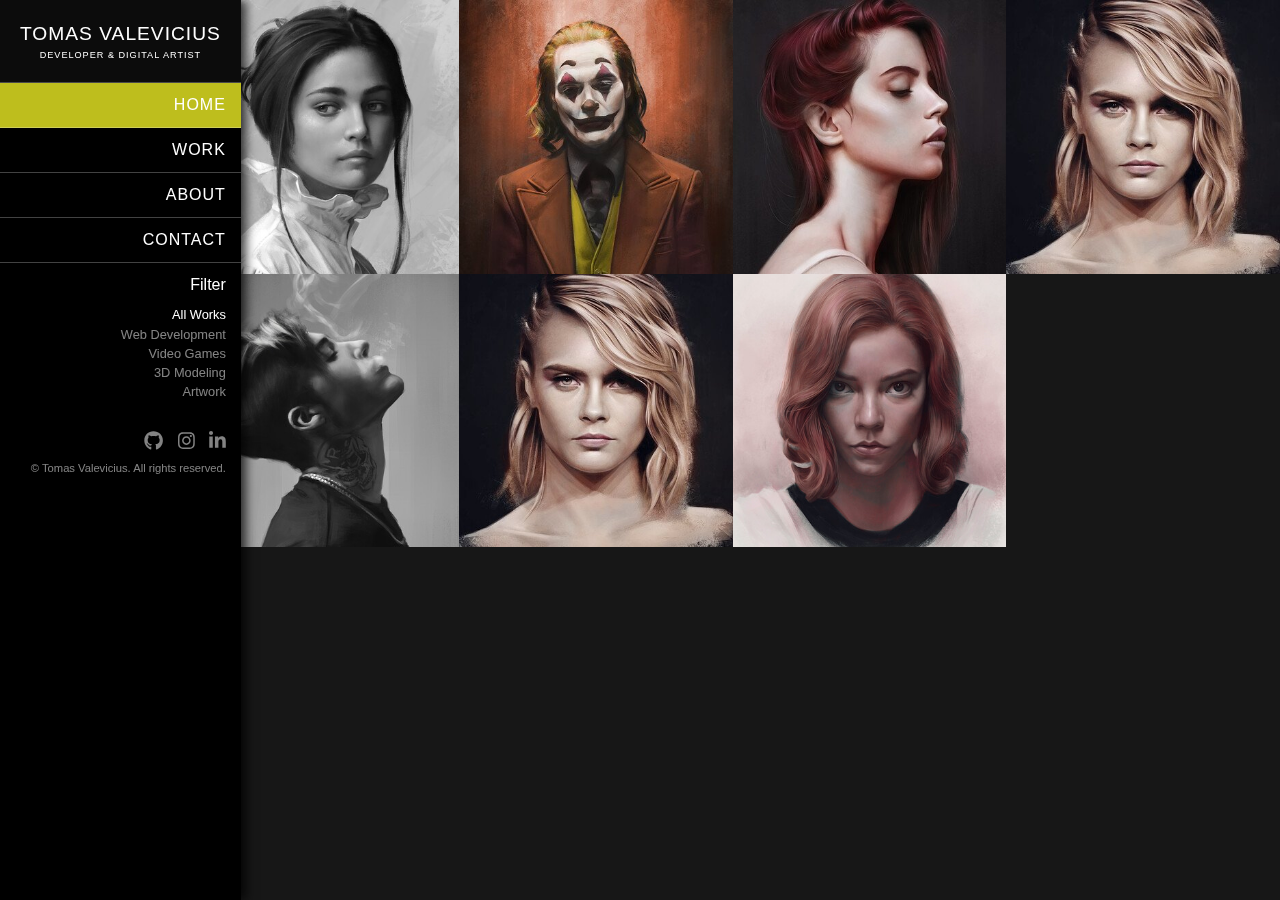
<file: index.html>
<!DOCTYPE html>
<!--[if lt IE 7]>      <html class="no-js lt-ie9 lt-ie8 lt-ie7"> <![endif]-->
<!--[if IE 7]>         <html class="no-js lt-ie9 lt-ie8"> <![endif]-->
<!--[if IE 8]>         <html class="no-js lt-ie9"> <![endif]-->
<!--[if gt IE 8]>      <html class="no-js"> <!--<![endif]-->
<html lang="en">
    <head>
        <meta charset="UTF-8">
        <meta http-equiv="X-UA-Compatible" content="IE=edge">
        <meta name="description" content="">
        <meta name="viewport" content="width=device-width, initial-scale=1.0">
        <link rel="stylesheet" href="styles.css">
        <link rel="stylesheet" href="media-queries.css">
        <script src="all.js"></script>
        <script src="https://ajax.googleapis.com/ajax/libs/jquery/3.5.1/jquery.min.js"></script>
        <title>Document</title>
    </head>
    <body>
        <!--[if lt IE 7]>
            <p class="browsehappy">You are using an <strong>outdated</strong> browser. Please <a href="#">upgrade your browser</a> to improve your experience.</p>
        <![endif]-->

        <div class="navigation">
            <div class="branding">
                <h3><a href="index.html">Tomas Valevicius</a></h3>
                <h5><a href="index.html">Developer & Digital Artist</a></h5>
            </div>
            <div id="nav-icon">
                <span></span>
                <span></span>
                <span></span>
            </div>
            <nav>
                <a id="nav-selected" href="index.html">Home</a>
                <a href="work.html">Work</a>
                <a href="about.html">About</a>
                <a href="contact.html">Contact</a>
            </nav>
            <div class="filter">
                <p>Filter</p>
                <ul>
                    <li id="filter-selected">All Works</li>
                    <li>Web Development</li>
                    <li>Video Games</li>
                    <li>3D Modeling</li>
                    <li>Artwork</li>
                </ul>
            </div>
            <ul class="links">
                <li><a href="https://github.com/tomasvc" target="_blank"><i class="fab fa-github"></i></a></li>
                <li><a href="https://instagram.com/_bluenite_" target="_blank"><i class="fab fa-instagram"></i></a></li>
                <li><a href="https://www.linkedin.com/in/tomas-valevicius-2049a31b6/" target="_blank"><i class="fab fa-linkedin-in"></i></a></li>
            </ul>
            <p class="copyright">&#169 Tomas Valevicius. All rights reserved.</p>
        </div>
        <div id="container">
        </div>

        <script src="projects.js"></script>
        <script>
            init();

            $(document).ready(function(){
	            $('#nav-icon').click(function(){
                    $(this).toggleClass('open');
                    $('nav, .filter, .links, .copyright').css('display', 'block');
	            });
            });
        </script>
    </body>
</html>
</file>
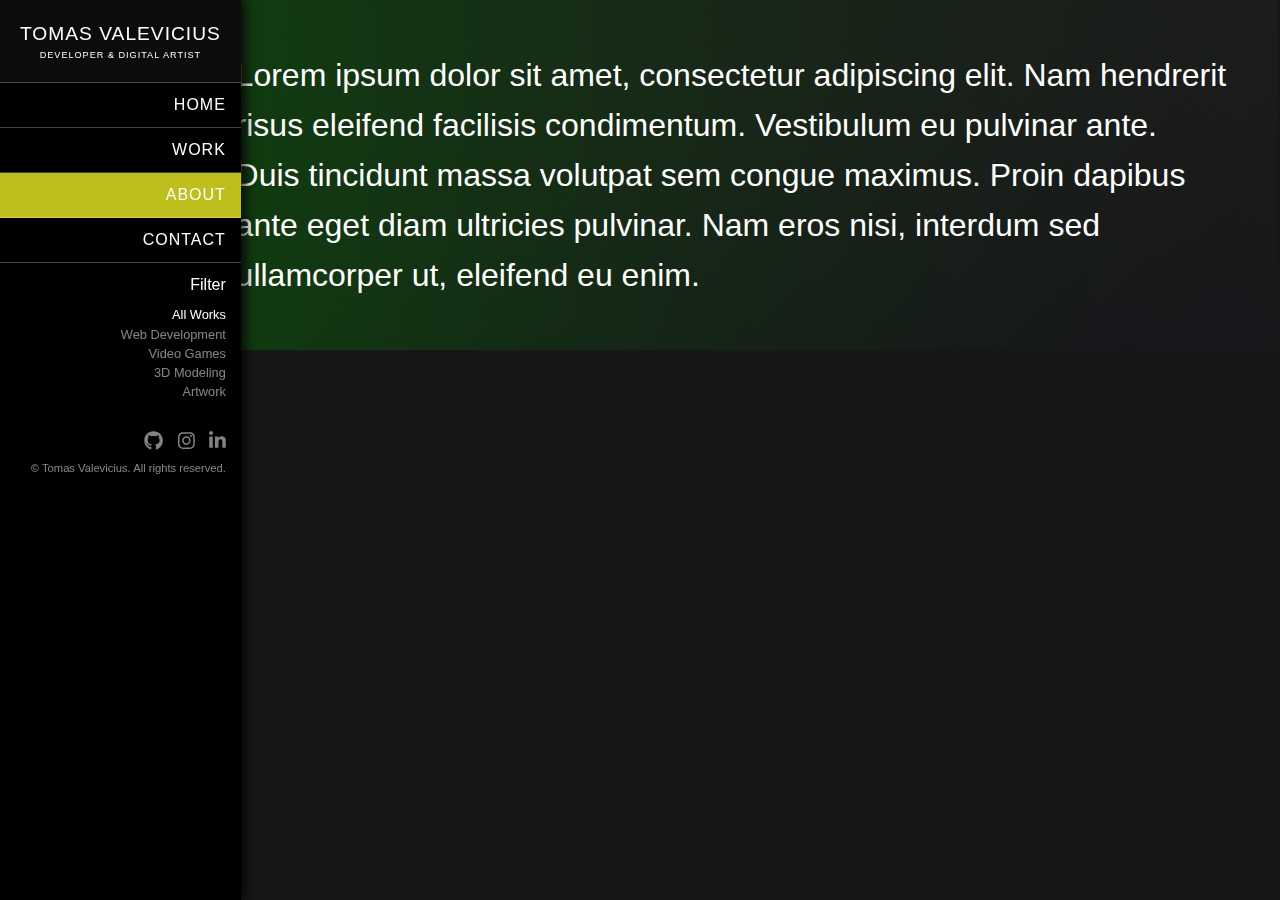
<file: about.html>
<!DOCTYPE html>
<!--[if lt IE 7]>      <html class="no-js lt-ie9 lt-ie8 lt-ie7"> <![endif]-->
<!--[if IE 7]>         <html class="no-js lt-ie9 lt-ie8"> <![endif]-->
<!--[if IE 8]>         <html class="no-js lt-ie9"> <![endif]-->
<!--[if gt IE 8]>      <html class="no-js"> <!--<![endif]-->
<html lang="en">
    <head>
        <meta charset="utf-8">
        <meta http-equiv="X-UA-Compatible" content="IE=edge">
        <title></title>
        <meta name="description" content="">
        <meta name="viewport" content="width=device-width, initial-scale=1">
        <link rel="stylesheet" href="styles.css">
        <link rel="stylesheet" href="media-queries.css">
        <script src="all.js"></script>
    </head>
    <body>
        <!--[if lt IE 7]>
            <p class="browsehappy">You are using an <strong>outdated</strong> browser. Please <a href="#">upgrade your browser</a> to improve your experience.</p>
        <![endif]-->

        <div class="navigation">
            <div class="branding">
                <h3><a href="index.html">Tomas Valevicius</a></h3>
                <h5><a href="index.html">Developer & Digital Artist</a></h5>
            </div>
            <nav>
                <a href="index.html">Home</a>
                <a href="work.html">Work</a>
                <a id="nav-selected" href="about.html">About</a>
                <a href="contact.html">Contact</a>
            </nav>
            <div class="filter">
                <p>Filter</p>
                <ul>
                    <li id="filter-selected">All Works</li>
                    <li>Web Development</li>
                    <li>Video Games</li>
                    <li>3D Modeling</li>
                    <li>Artwork</li>
                </ul>
            </div>
            <ul class="links">
                <li><a href="https://github.com/tomasvc" target="_blank"><i class="fab fa-github"></i></a></li>
                <li><a href="https://instagram.com/_bluenite_" target="_blank"><i class="fab fa-instagram"></i></a></li>
                <li><a href="https://www.linkedin.com/in/tomas-valevicius-2049a31b6/" target="_blank"><i class="fab fa-linkedin-in"></i></a></li>
            </ul>
            <p class="copyright">&#169 Tomas Valevicius. All rights reserved.</p>
        </div>
        <div id="content">
            <p>Lorem ipsum dolor sit amet, consectetur adipiscing elit. Nam hendrerit risus eleifend facilisis condimentum. Vestibulum eu pulvinar ante. Duis tincidunt massa volutpat sem congue maximus. Proin dapibus ante eget diam ultricies pulvinar. Nam eros nisi, interdum sed ullamcorper ut, eleifend eu enim. </p>
        </div>
        <script src="" async defer></script>
    </body>
</html>
</file>
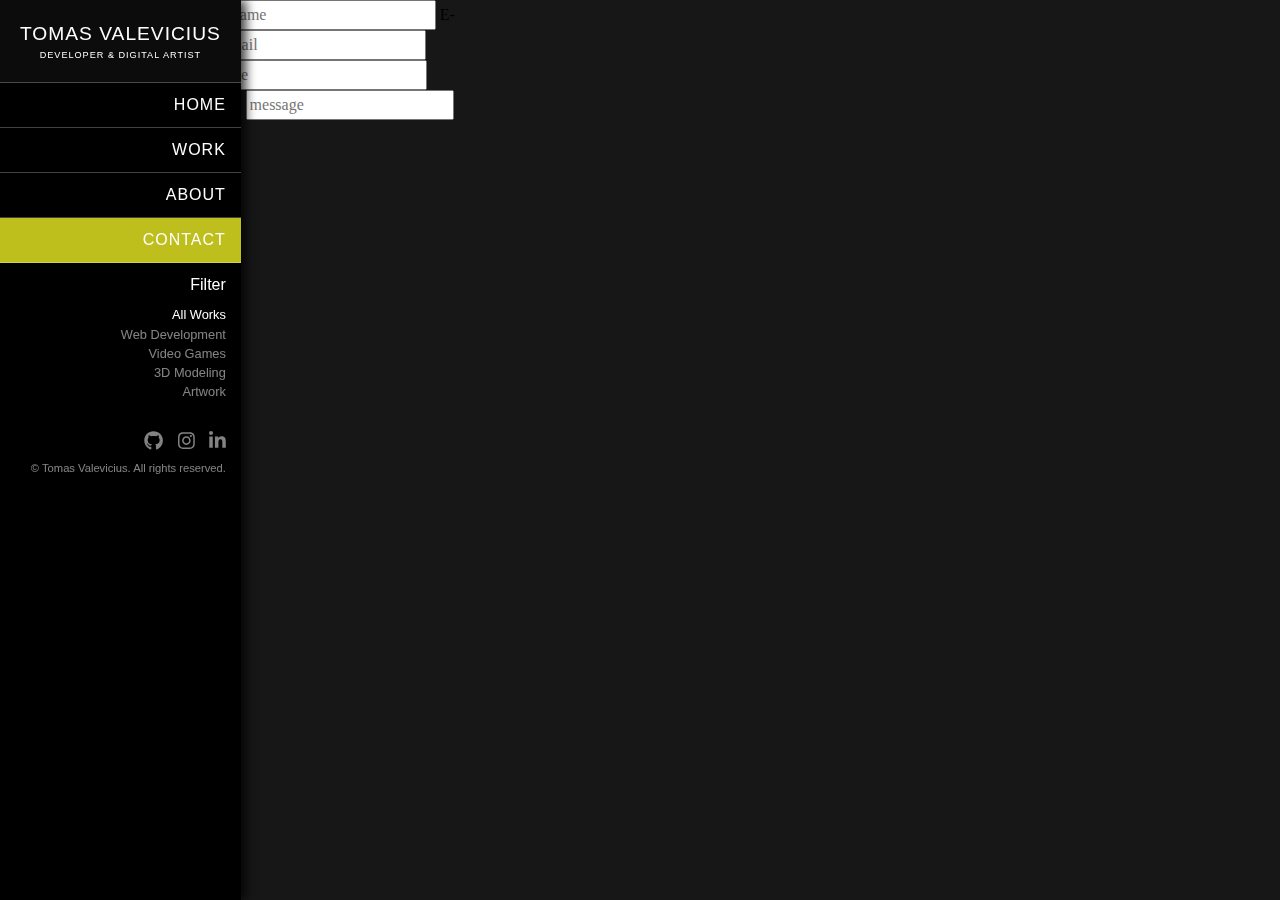
<file: contact.html>
<!DOCTYPE html>
<!--[if lt IE 7]>      <html class="no-js lt-ie9 lt-ie8 lt-ie7"> <![endif]-->
<!--[if IE 7]>         <html class="no-js lt-ie9 lt-ie8"> <![endif]-->
<!--[if IE 8]>         <html class="no-js lt-ie9"> <![endif]-->
<!--[if gt IE 8]>      <html class="no-js"> <!--<![endif]-->
<html lang="en">
    <head>
        <meta charset="utf-8">
        <meta http-equiv="X-UA-Compatible" content="IE=edge">
        <title></title>
        <meta name="description" content="">
        <meta name="viewport" content="width=device-width, initial-scale=1">
        <link rel="stylesheet" href="styles.css">
        <link rel="stylesheet" href="media-queries.css">
        <script src="all.js"></script>
    </head>
    <body>
        <!--[if lt IE 7]>
            <p class="browsehappy">You are using an <strong>outdated</strong> browser. Please <a href="#">upgrade your browser</a> to improve your experience.</p>
        <![endif]-->
        
        <div class="navigation">
            <div class="branding">
                <h3><a href="index.html">Tomas Valevicius</a></h3>
                <h5><a href="index.html">Developer & Digital Artist</a></h5>
            </div>
            <nav>
                <a href="index.html">Home</a>
                <a href="work.html">Work</a>
                <a href="about.html">About</a>
                <a id="nav-selected" href="contact.html">Contact</a>
            </nav>
            <div class="filter">
                <p>Filter</p>
                <ul>
                    <li id="filter-selected">All Works</li>
                    <li>Web Development</li>
                    <li>Video Games</li>
                    <li>3D Modeling</li>
                    <li>Artwork</li>
                </ul>
            </div>
            <ul class="links">
                <li><a href="https://github.com/tomasvc" target="_blank"><i class="fab fa-github"></i></a></li>
                <li><a href="https://instagram.com/_bluenite_" target="_blank"><i class="fab fa-instagram"></i></a></li>
                <li><a href="https://www.linkedin.com/in/tomas-valevicius-2049a31b6/" target="_blank"><i class="fab fa-linkedin-in"></i></a></li>
            </ul>
            <p class="copyright">&#169 Tomas Valevicius. All rights reserved.</p>
        </div>
        <div id="container">
            <form action="contact.php" method="post">
                <label for="name">Name</label>
                <input type="text" id="name" name="user_name" placeholder="name" required>
                <label for="email">E-mail</label>
                <input type="email" id="email" name="user_email" placeholder="email" required>
                <label for="title">Title</label>
                <input type="title" id="title" name="email_title" placeholder="title" required>
                <label for="message">Message</label>
                <input type="message" id="message" name="user_message" placeholder="message" required>
                <button type="submit">Send</button>
            </form>
        </div>
        <script src="" async defer></script>
    </body>
</html>
</file>
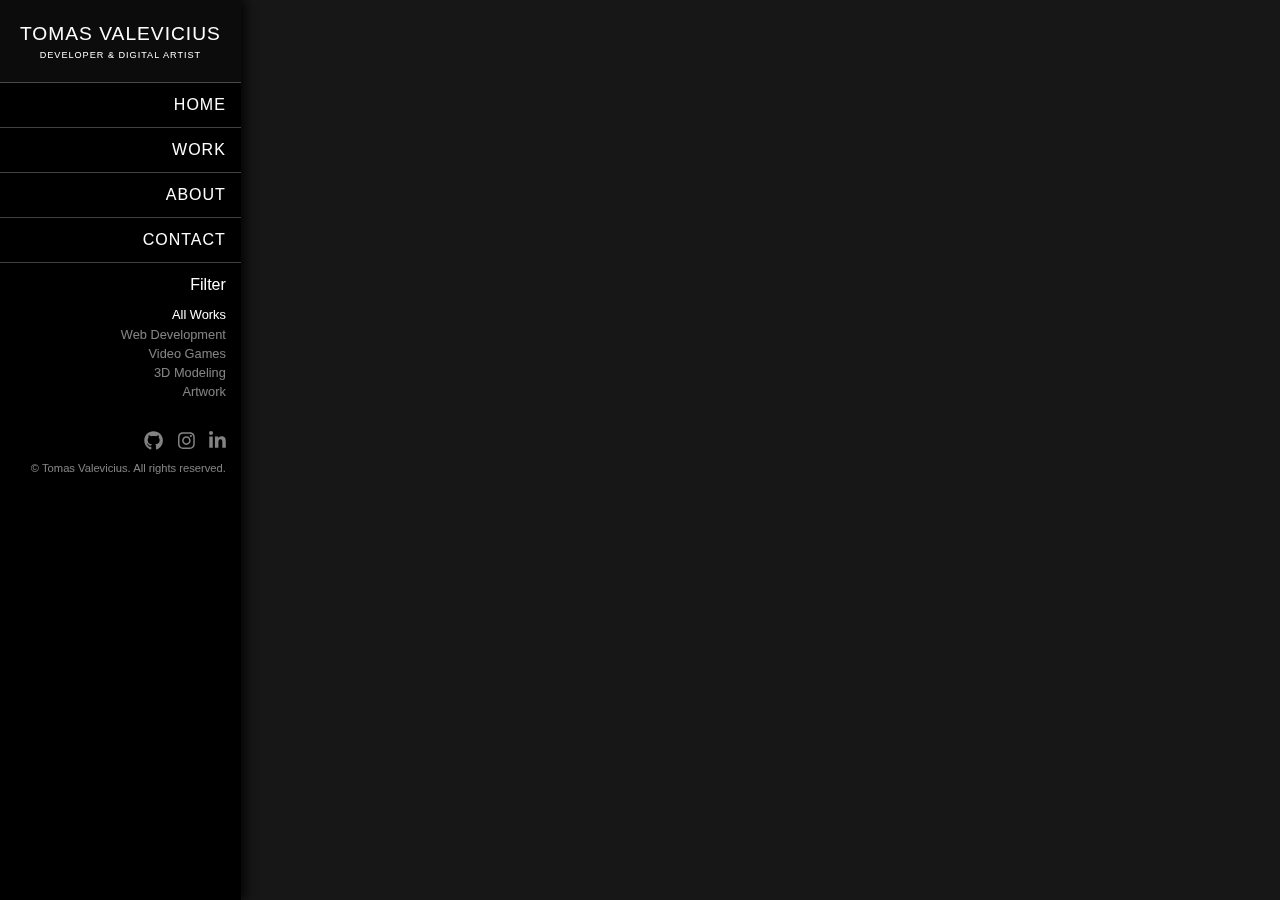
<file: project.html>
<!DOCTYPE html>
<!--[if lt IE 7]>      <html class="no-js lt-ie9 lt-ie8 lt-ie7"> <![endif]-->
<!--[if IE 7]>         <html class="no-js lt-ie9 lt-ie8"> <![endif]-->
<!--[if IE 8]>         <html class="no-js lt-ie9"> <![endif]-->
<!--[if gt IE 8]>      <html class="no-js"> <!--<![endif]-->
<html lang="en">
    <head>
        <meta charset="UTF-8">
        <meta http-equiv="X-UA-Compatible" content="IE=edge">
        <meta name="description" content="">
        <meta name="viewport" content="width=device-width, initial-scale=1.0">
        <link rel="stylesheet" href="styles.css">
        <link rel="stylesheet" href="media-queries.css">
        <script src="all.js"></script>
        <title>Document</title>
    </head>
    <body>
        <!--[if lt IE 7]>
            <p class="browsehappy">You are using an <strong>outdated</strong> browser. Please <a href="#">upgrade your browser</a> to improve your experience.</p>
        <![endif]-->
        
        <div class="navigation">
            <div class="branding">
                <h3><a href="index.html">Tomas Valevicius</a></h3>
                <h5><a href="index.html">Developer & Digital Artist</a></h5>
            </div>
            <nav>
                <a href="index.html">Home</a>
                <a href="#">Work</a>
                <a href="#">About</a>
                <a href="#">Contact</a>
            </nav>
            <div class="filter">
                <p>Filter</p>
                <ul>
                    <li id="filter-selected">All Works</li>
                    <li>Web Development</li>
                    <li>Video Games</li>
                    <li>3D Modeling</li>
                    <li>Artwork</li>
                </ul>
            </div>
            <ul class="links">
                <li><a href="https://github.com/tomasvc" target="_blank"><i class="fab fa-github"></i></a></li>
                <li><a href="https://instagram.com/_bluenite_" target="_blank"><i class="fab fa-instagram"></i></a></li>
                <li><a href="https://www.linkedin.com/in/tomas-valevicius-2049a31b6/" target="_blank"><i class="fab fa-linkedin-in"></i></a></li>
            </ul>
            <p class="copyright">&#169 Tomas Valevicius. All rights reserved.</p>
        </div>
        <div id="project">

        </div>
        <script src="getProject.js"></script>
        <script>
            getProject();
        </script>
    </body>
</html>
</file>
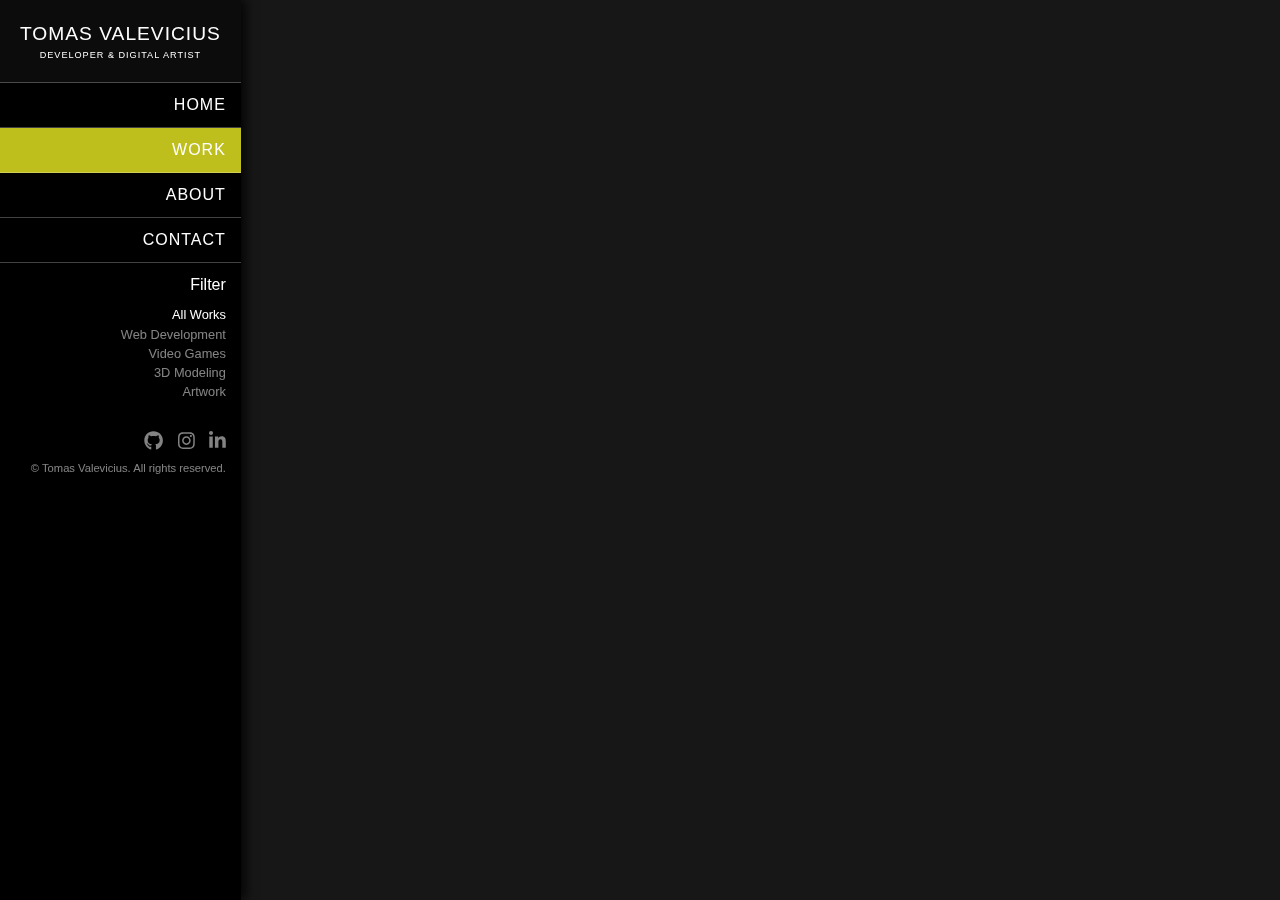
<file: work.html>
<!DOCTYPE html>
<!--[if lt IE 7]>      <html class="no-js lt-ie9 lt-ie8 lt-ie7"> <![endif]-->
<!--[if IE 7]>         <html class="no-js lt-ie9 lt-ie8"> <![endif]-->
<!--[if IE 8]>         <html class="no-js lt-ie9"> <![endif]-->
<!--[if gt IE 8]>      <html class="no-js"> <!--<![endif]-->
<html lang="en">
    <head>
        <meta charset="UTF-8">
        <meta http-equiv="X-UA-Compatible" content="IE=edge">
        <meta name="description" content="">
        <meta name="viewport" content="width=device-width, initial-scale=1.0">
        <link rel="stylesheet" href="styles.css">
        <link rel="stylesheet" href="media-queries.css">
        <script src="all.js"></script>
        <title>Document</title>
    </head>
    <body>
        <!--[if lt IE 7]>
            <p class="browsehappy">You are using an <strong>outdated</strong> browser. Please <a href="#">upgrade your browser</a> to improve your experience.</p>
        <![endif]-->
        
        <div class="navigation">
            <div class="branding">
                <h3><a href="index.html">Tomas Valevicius</a></h3>
                <h5><a href="index.html">Developer & Digital Artist</a></h5>
            </div>
            <nav>
                <a href="index.html">Home</a>
                <a id="nav-selected" href="work.html">Work</a>
                <a href="about.html">About</a>
                <a href="contact.html">Contact</a>
            </nav>
            <div class="filter">
                <p>Filter</p>
                <ul>
                    <li id="filter-selected">All Works</li>
                    <li>Web Development</li>
                    <li>Video Games</li>
                    <li>3D Modeling</li>
                    <li>Artwork</li>
                </ul>
            </div>
            <ul class="links">
                <li><a href="https://github.com/tomasvc" target="_blank"><i class="fab fa-github"></i></a></li>
                <li><a href="https://instagram.com/_bluenite_" target="_blank"><i class="fab fa-instagram"></i></a></li>
                <li><a href="https://www.linkedin.com/in/tomas-valevicius-2049a31b6/" target="_blank"><i class="fab fa-linkedin-in"></i></a></li>
            </ul>
            <p class="copyright">&#169 Tomas Valevicius. All rights reserved.</p>
        </div>
    </body>
</html>
</file>
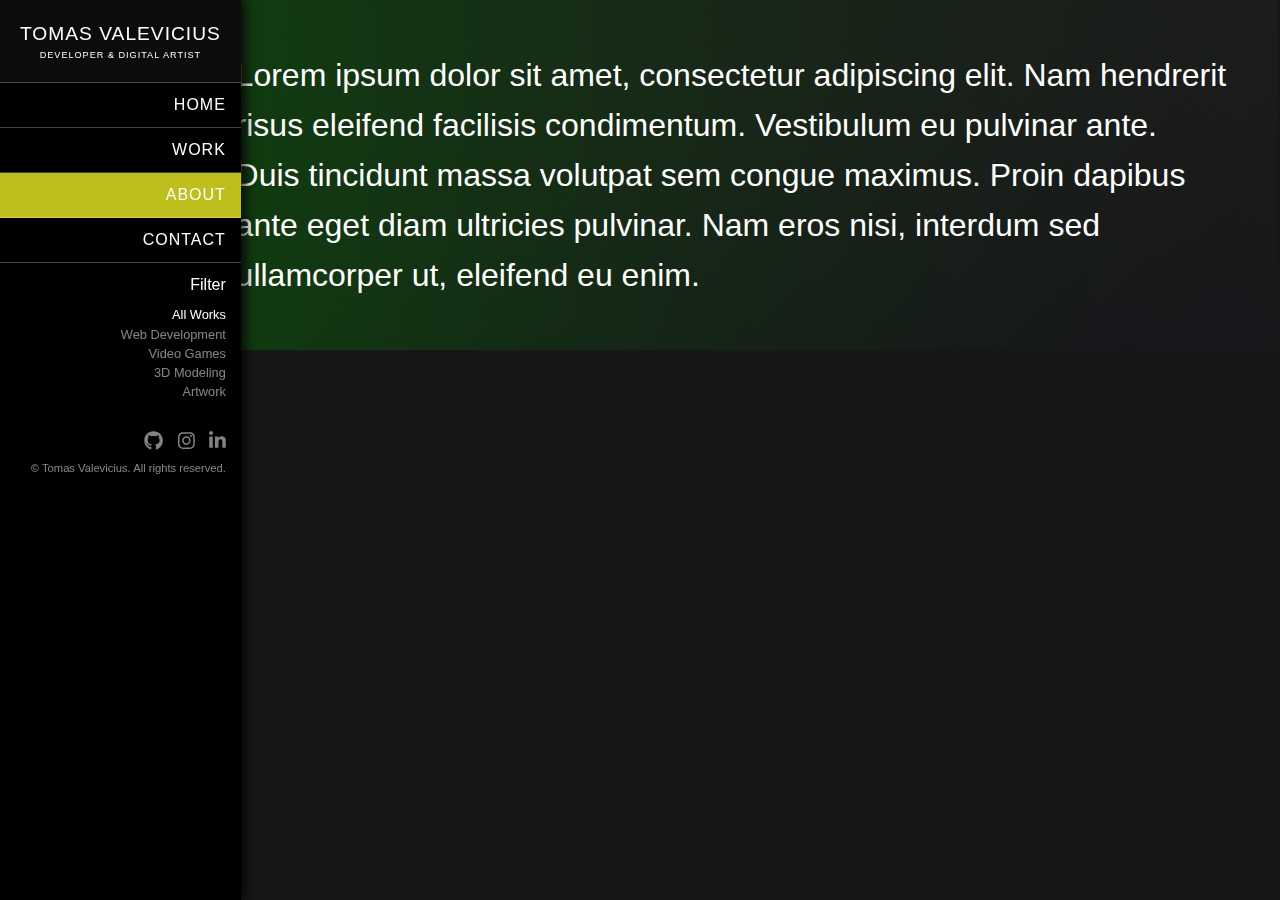
<file: public/about.html>
<!DOCTYPE html>
<!--[if lt IE 7]>      <html class="no-js lt-ie9 lt-ie8 lt-ie7"> <![endif]-->
<!--[if IE 7]>         <html class="no-js lt-ie9 lt-ie8"> <![endif]-->
<!--[if IE 8]>         <html class="no-js lt-ie9"> <![endif]-->
<!--[if gt IE 8]>      <html class="no-js"> <!--<![endif]-->
<html lang="en">
    <head>
        <meta charset="utf-8">
        <meta http-equiv="X-UA-Compatible" content="IE=edge">
        <title></title>
        <meta name="description" content="">
        <meta name="viewport" content="width=device-width, initial-scale=1">
        <link rel="stylesheet" href="styles.css">
        <link rel="stylesheet" href="media-queries.css">
        <script src="all.js"></script>
    </head>
    <body>
        <!--[if lt IE 7]>
            <p class="browsehappy">You are using an <strong>outdated</strong> browser. Please <a href="#">upgrade your browser</a> to improve your experience.</p>
        <![endif]-->

        <div class="navigation">
            <div class="branding">
                <h3><a href="index.html">Tomas Valevicius</a></h3>
                <h5><a href="index.html">Developer & Digital Artist</a></h5>
            </div>
            <nav>
                <a href="index.html">Home</a>
                <a href="work.html">Work</a>
                <a id="nav-selected" href="about.html">About</a>
                <a href="contact.html">Contact</a>
            </nav>
            <div class="filter">
                <p>Filter</p>
                <ul>
                    <li id="filter-selected">All Works</li>
                    <li>Web Development</li>
                    <li>Video Games</li>
                    <li>3D Modeling</li>
                    <li>Artwork</li>
                </ul>
            </div>
            <ul class="links">
                <li><a href="https://github.com/tomasvc" target="_blank"><i class="fab fa-github"></i></a></li>
                <li><a href="https://instagram.com/_bluenite_" target="_blank"><i class="fab fa-instagram"></i></a></li>
                <li><a href="https://www.linkedin.com/in/tomas-valevicius-2049a31b6/" target="_blank"><i class="fab fa-linkedin-in"></i></a></li>
            </ul>
            <p class="copyright">&#169 Tomas Valevicius. All rights reserved.</p>
        </div>
        <div id="content">
            <p>Lorem ipsum dolor sit amet, consectetur adipiscing elit. Nam hendrerit risus eleifend facilisis condimentum. Vestibulum eu pulvinar ante. Duis tincidunt massa volutpat sem congue maximus. Proin dapibus ante eget diam ultricies pulvinar. Nam eros nisi, interdum sed ullamcorper ut, eleifend eu enim. </p>
        </div>
    </body>
</html>
</file>
<file: styles.css>
/* Box sizing rules */
*,
*::before,
*::after {
  box-sizing: border-box;
}

/* Remove default margin */
body,
h1,
h2,
h3,
h4,
p,
figure,
blockquote,
dl,
dd {
  margin: 0;
}

/* Remove list styles on ul, ol elements with a list role, which suggests default styling will be removed */
ul[role='list'],
ol[role='list'] {
  list-style: none;
}

/* Set core root defaults */
html {
  scroll-behavior: smooth;
}

/* Set core body defaults */
body {
  min-height: 100vh;
  text-rendering: optimizeSpeed;
  line-height: 1.5;
}

/* A elements that don't have a class get default styles */
a:not([class]) {
  text-decoration-skip-ink: auto;
}

/* Make images easier to work with */
img,
picture {
  max-width: 100%;
  display: block;
}

/* Inherit fonts for inputs and buttons */
input,
button,
textarea,
select {
  font: inherit;
}

/* Remove all animations and transitions for people that prefer not to see them */
@media (prefers-reduced-motion: reduce) {
  *,
  *::before,
  *::after {
    animation-duration: 0.01ms !important;
    animation-iteration-count: 1 !important;
    transition-duration: 0.01ms !important;
    scroll-behavior: auto !important;
  }
}



::-webkit-scrollbar {
  width: 10px;
}

::-webkit-scrollbar-track {
  background: #1d1d1d;
}

::-webkit-scrollbar-thumb {
  background: #313131;
}

::-webkit-scrollbar-thumb:hover {
  background: #2b2b2b;
}

body {
  display: grid;
  grid-template-columns: 1fr 5fr;
  background: rgb(23, 23, 23);
}

.navigation {
  position: fixed;
  font-family: Roboto, sans-serif;
  height: 100vh;
  min-width: 14.5%;
  background: #000000;
  box-shadow: 5px 0 10px rgba(0, 0, 0, 0.76);
  z-index: 1;
}

#nav-icon {
}

.branding {
  background: #0c0c0c;
  color: white;
  text-align: center;
  padding: 20px;
  border-bottom: 1px solid #ffffff42;
}

.branding h3 {
  font-weight: 200;
  font-size: 1.2em;
  text-transform: uppercase;
  letter-spacing: 1px;
}

.branding h5 {
  font-weight: 400;
  font-size: 0.57em;
  text-transform: uppercase;
  letter-spacing: 1px;
  margin: 0;
}

.branding h5 a, .branding h3 a {
  text-decoration: none;
  color: white;
}

nav a {
  display: block;
  padding: 10px 15px;
  font-weight: 300;
  letter-spacing: 1px;
  text-align: right;
  text-decoration: none;
  text-transform: uppercase;
  border-bottom: 1px solid #ffffff42;
  color: white;
  transition: 0.2s ease;
}

nav a:hover:not(#nav-selected) {
  background:  rgba(88, 88, 28, 0.26);
  padding-right: 12px;
}

#nav-selected {
  background: rgb(190, 190, 29);
}

.filter {
  color: white;
  font-weight: 300;
  text-align: right;
  padding: 10px 15px;
}

.filter ul {
  margin-top: 8px;
}

.filter ul li {
  display: block;
  width: auto;
  list-style-type: none;
  font-size: 0.8em;
  color: #ffffff83;
  transition: 0.2s ease;
  cursor: pointer;
}

.filter ul li:hover:not(#filter-selected) {
  color: white;
}

#filter-selected {
  color: white;
}

.links {
  list-style-type: none;
  text-align: right;
  margin: 0;
  margin-right: 10px;
}

.links li {
  list-style-type: none;
  display: inline-block;
  margin: 0 5px;
  font-size: 1.2em;
  transition: 0.2s ease;
}

.links li i {
  color: #ffffff83;
  transition: 0.2s ease;
}

.links li i:hover {
  color: white;
  cursor: pointer;
}

.fa-github, .fa-instagram, .fa-linkedin-in {
  color: #ffffff83;
  transition: 0.2s ease;
}

.fa-github:hover, .fa-instagram:hover, .fa-linkedin-in:hover {
  color: white;
  cursor: pointer;
}

.copyright {
  color: #ffffff83;
  font-size: 0.7em;
  font-weight: 300;
  text-align: right;
  margin: 0;
  padding: 4px 15px;
}



#container {
  display: grid;
  position: absolute;
  margin-left: 14.5%;
  grid-template-columns: 1fr 1fr 1fr 1fr;
  background: rgb(23, 23, 23);
}

#container a {
  transition: 0.2s ease;
}

#container a:hover {
  opacity: 0.8;
}



#project, #content {
  position: absolute;
  width: 85.3%;
  font-family: Roboto, sans-serif;
  margin-left: 14.5%;
  background: linear-gradient(217deg, rgba(29, 29, 29, 0.8), rgba(87, 4, 4, 0) 70.71%),
  linear-gradient(127deg, rgba(7, 100, 7, 0.8), rgba(1, 105, 1, 0) 70.71%),
  linear-gradient(336deg, rgba(3, 3, 26, 0.8), rgba(14, 14, 56, 0) 70.71%);
  background-position: center;
  background-attachment: fixed;
}

#bg-image {
  position: absolute;
  height: 100%;
  width: 100%;
  background-attachment: fixed;
  background-position: center;
  background-repeat: no-repeat;
  background-size: cover;
  z-index: -1;
}

#shade {
  position: absolute;
  width: 100%;
  height: 100%;
  background: rgba(0, 0, 0, 0.603);
  z-index: 0;
}

.proj-title {
  color: black;
  width: 70%;
  padding-top: 20px;
  margin: auto;
  z-index: 1;
}

.proj-name {
  display: inline-block;
  font-weight: 300;
  letter-spacing: 1px;
  text-transform: uppercase;
}

.proj-category {
  display: inline-block;
  font-weight: 300;
  font-size: 1.5em;
  margin-left: 10px;
  padding-left: 10px;
  border-left: 1px black solid;
}

.image {
  width: 550px;
  margin: 30px auto 30px auto;
  z-index: 1;
  box-shadow: 1px 1px 5px rgba(0, 0, 0, 0.404);
}

.description {
  width: 100%;
  line-height: 30px;
  margin: auto;
  background: white;
  box-shadow: 0 -1px 15px rgba(0, 0, 0, 0.397);
  z-index: 1;
}

.description p {
  width: 70%;
  margin: auto;
  padding-top: 10px;
}

.tools {
  width: 70%;
  margin: auto;
  padding: 20px 0;
}

.tools h3 {
  margin: 10px 0;
}

.tools h5 {
  margin: 5px 0;
}

.tools div {
  width: 80px;
  text-align: center;
}

.tools img {
  margin: auto;
}




#content p {
  color: white;
  margin: 50px;
  font-size: 2em;
  font-weight: 300;
  line-height: 50px;
}
</file>
<file: media-queries.css>
@media only screen and (max-width: 800px) {

    body {
        background: rgb(23, 23, 23);
    }

    .navigation {
        display: block;
        width: 100vw;
        height: auto;
        border: none;
    }

    #nav-icon {
        position: absolute;
        top: 10px;
        left: 10px;
        width: 40px;
        height: 30px;
        -webkit-transform: rotate(0deg);
        -moz-transform: rotate(0deg);
        -o-transform: rotate(0deg);
        transform: rotate(0deg);
        -webkit-transition: .5s ease-in-out;
        -moz-transition: .5s ease-in-out;
        -o-transition: .5s ease-in-out;
        transition: .5s ease-in-out;
        cursor: pointer;
        z-index: 1;
    }

    #nav-icon span {
        display: block;
        position: absolute;
        height: 0.5px;
        width: 100%;
        background: #ffffff;
        opacity: 1;
        top: 0;
        left: 0;
        -webkit-transform: rotate(0deg);
        -moz-transform: rotate(0deg);
        -o-transform: rotate(0deg);
        transform: rotate(0deg);
        -webkit-transition: .25s ease-in-out;
        -moz-transition: .25s ease-in-out;
        -o-transition: .25s ease-in-out;
        transition: .25s ease-in-out;
    }

    #nav-icon span:nth-child(1) {
        top: 0px;
        -webkit-transform-origin: left center;
        -moz-transform-origin: left center;
        -o-transform-origin: left center;
        transform-origin: left center;
    }
      
    #nav-icon span:nth-child(2) {
        top: 18px;
        -webkit-transform-origin: left center;
        -moz-transform-origin: left center;
        -o-transform-origin: left center;
        transform-origin: left center;
    }
      
    #nav-icon span:nth-child(3) {
        top: 36px;
        -webkit-transform-origin: left center;
        -moz-transform-origin: left center;
        -o-transform-origin: left center;
        transform-origin: left center;
    }
      
    #nav-icon.open span:nth-child(1) {
        -webkit-transform: rotate(45deg);
        -moz-transform: rotate(45deg);
        -o-transform: rotate(45deg);
        transform: rotate(45deg);
        top: -3px;
        left: 8px;
    }
      
    #nav-icon.open span:nth-child(2) {
        width: 0%;
        opacity: 0;
    }
      
    #nav-icon.open span:nth-child(3) {
        -webkit-transform: rotate(-45deg);
        -moz-transform: rotate(-45deg);
        -o-transform: rotate(-45deg);
        transform: rotate(-45deg);
        top: 39px;
        left: 8px;
    }

    nav, .filter, .links, .copyright {
        display: none;
    }

    .branding {
        font-size: 0.7em;
        padding: 15px;
    }


    #container {
        margin: 0;
        margin-top: 60px;
        grid-template-columns: 1fr 1fr;
    }

    #project {
        width: 100%;
        margin: 0;
        background: rgb(23, 23, 23);
    }

    .image {
        margin: 0;
        margin-top: 60px;
        width: 100%;
        background: rgb(23, 23, 23);
    }

    .description p, .proj-title, .tools {
        width: 90%;
    }

    .proj-title {
        font-size: 0.8em;
    }

}
</file>
<file: public/styles.css>
/* Box sizing rules */
*,
*::before,
*::after {
  box-sizing: border-box;
}

/* Remove default margin */
body,
h1,
h2,
h3,
h4,
p,
figure,
blockquote,
dl,
dd {
  margin: 0;
}

/* Remove list styles on ul, ol elements with a list role, which suggests default styling will be removed */
ul[role='list'],
ol[role='list'] {
  list-style: none;
}

/* Set core root defaults */
html {
  scroll-behavior: smooth;
}

/* Set core body defaults */
body {
  min-height: 100vh;
  text-rendering: optimizeSpeed;
  line-height: 1.5;
}

/* A elements that don't have a class get default styles */
a:not([class]) {
  text-decoration-skip-ink: auto;
}

/* Make images easier to work with */
img,
picture {
  max-width: 100%;
  display: block;
}

/* Inherit fonts for inputs and buttons */
input,
button,
textarea,
select {
  font: inherit;
}

/* Remove all animations and transitions for people that prefer not to see them */
@media (prefers-reduced-motion: reduce) {
  *,
  *::before,
  *::after {
    animation-duration: 0.01ms !important;
    animation-iteration-count: 1 !important;
    transition-duration: 0.01ms !important;
    scroll-behavior: auto !important;
  }
}



::-webkit-scrollbar {
  width: 10px;
}

::-webkit-scrollbar-track {
  background: #1d1d1d;
}

::-webkit-scrollbar-thumb {
  background: #313131;
}

::-webkit-scrollbar-thumb:hover {
  background: #2b2b2b;
}

html {
  scroll-behavior: smooth;
}

body {
  display: grid;
  grid-template-columns: 1fr 5fr;
  background: rgb(23, 23, 23);
}

.navigation {
  position: fixed;
  font-family: Roboto, sans-serif;
  height: 100vh;
  min-width: 14.5%;
  background: #000000;
  box-shadow: 5px 0 10px rgba(0, 0, 0, 0.76);
  z-index: 1;
}

.branding {
  background: #0c0c0c;
  color: white;
  text-align: center;
  padding: 20px;
  border-bottom: 1px solid #ffffff42;
}

.branding h3 {
  font-weight: 200;
  font-size: 1.2em;
  text-transform: uppercase;
  letter-spacing: 1px;
}

.branding h5 {
  font-weight: 400;
  font-size: 0.57em;
  text-transform: uppercase;
  letter-spacing: 1px;
  margin: 0;
}

.branding h5 a, .branding h3 a {
  text-decoration: none;
  color: white;
}

nav a {
  display: block;
  padding: 10px 15px;
  font-weight: 300;
  letter-spacing: 1px;
  text-align: right;
  text-decoration: none;
  text-transform: uppercase;
  border-bottom: 1px solid #ffffff42;
  color: white;
  transition: 0.2s ease;
}

nav a:hover:not(#nav-selected) {
  background:  rgba(88, 88, 28, 0.26);
  padding-right: 12px;
}

#nav-selected {
  background: rgb(190, 190, 29);
}

.filter {
  color: white;
  font-weight: 300;
  text-align: right;
  padding: 10px 15px;
}

.filter ul {
  margin-top: 8px;
}

.filter ul li {
  display: block;
  width: auto;
  list-style-type: none;
  font-size: 0.8em;
  color: #ffffff83;
  transition: 0.2s ease;
  cursor: pointer;
}

.filter ul li:hover:not(#filter-selected) {
  color: white;
}

#filter-selected {
  color: white;
}

.links {
  list-style-type: none;
  text-align: right;
  margin: 0;
  margin-right: 10px;
}

.links li {
  list-style-type: none;
  display: inline-block;
  margin: 0 5px;
  font-size: 1.2em;
  transition: 0.2s ease;
}

.links li i {
  color: #ffffff83;
  transition: 0.2s ease;
}

.links li i:hover {
  color: white;
  cursor: pointer;
}

.fa-github, .fa-instagram, .fa-linkedin-in {
  color: #ffffff83;
  transition: 0.2s ease;
}

.fa-github:hover, .fa-instagram:hover, .fa-linkedin-in:hover {
  color: white;
  cursor: pointer;
}

.copyright {
  color: #ffffff83;
  font-size: 0.7em;
  font-weight: 300;
  text-align: right;
  margin: 0;
  padding: 4px 15px;
}



#container {
  display: grid;
  position: absolute;
  margin-left: 14.5%;
  grid-template-columns: 1fr 1fr 1fr 1fr;
  background: rgb(23, 23, 23);
}

.project {
  display: inline-block;
  transition: display 0.2s;
}

#container a {
  transition: 0.2s ease;
}

#container a:hover {
  opacity: 0.8;
}



#project, #content {
  position: absolute;
  width: 85.3%;
  font-family: Roboto, sans-serif;
  margin-left: 14.5%;
  background: linear-gradient(217deg, rgba(29, 29, 29, 0.8), rgba(87, 4, 4, 0) 70.71%),
  linear-gradient(127deg, rgba(7, 100, 7, 0.8), rgba(1, 105, 1, 0) 70.71%),
  linear-gradient(336deg, rgba(3, 3, 26, 0.8), rgba(14, 14, 56, 0) 70.71%);
  background-position: center;
  background-attachment: fixed;
}

#bg-image {
  position: absolute;
  height: 100%;
  width: 100%;
  background-attachment: fixed;
  background-position: center;
  background-repeat: no-repeat;
  background-size: cover;
  z-index: -1;
}

#shade {
  position: absolute;
  width: 100%;
  height: 100%;
  background: rgba(0, 0, 0, 0.603);
  z-index: 0;
}

.proj-title {
  color: black;
  width: 70%;
  padding-top: 20px;
  margin: auto;
  z-index: 1;
}

.proj-name {
  display: inline-block;
  font-weight: 300;
  letter-spacing: 1px;
  text-transform: uppercase;
}

.proj-category {
  display: inline-block;
  font-weight: 300;
  font-size: 1.5em;
  margin-left: 10px;
  padding-left: 10px;
  border-left: 1px black solid;
}

.image {
  width: 550px;
  margin: 30px auto 30px auto;
  z-index: 1;
  box-shadow: 1px 1px 5px rgba(0, 0, 0, 0.404);
}

.description {
  width: 100%;
  line-height: 30px;
  margin: auto;
  background: white;
  box-shadow: 0 -1px 15px rgba(0, 0, 0, 0.397);
  z-index: 1;
}

.description p {
  width: 70%;
  margin: auto;
  padding-top: 10px;
}

.tools {
  width: 70%;
  margin: auto;
  padding: 20px 0;
}

.tools h3 {
  margin: 10px 0;
}

.tools h5 {
  margin: 5px 0;
}

.tools div {
  width: 80px;
  text-align: center;
}

.tools img {
  margin: auto;
}




#content p {
  color: white;
  margin: 50px;
  font-size: 2em;
  font-weight: 300;
  line-height: 50px;
}


#no-grid {
  display: block;
  position: absolute;
  font-family: Roboto, sans-serif;
  font-weight: 300;
  margin-left: 14.5%;
  width: 85.3%;
  background: rgb(23, 23, 23);
}

form {
  width: 500px;
  margin: auto;
}

input, textarea {
  display: block;
  width: 100%;
  background: none;
  outline: none;
  border: 0.5px solid rgb(199, 199, 199);
  color: white;
  padding: 10px;
  margin-top: 15px;
  transition: 0.2s ease;
}

input::placeholder, textarea::placeholder {
  text-transform: uppercase;
  font-size: 0.8em;
  letter-spacing: 0.5px;
}

input:focus, textarea:focus {
  border: 0.5px solid yellow;
}

.submit-btn {
  width: 100%;
  margin-top: 20px;
  padding: 10px;
  text-align: center;
  background: rgb(190, 190, 29);
  border: none;
  color: white;
  text-transform: uppercase;
  transition: 0.2s ease;
}

.submit-btn:hover {
  cursor: pointer;
  background: rgb(139, 139, 23);
}

.alert {
  position: absolute;
  width: 100%;
  margin: auto;
  color: white;
  background: rgb(190, 190, 29);
  padding: 10px;
  display: none;
  text-align: center;
  transition: 0.2s ease;
}

.form-head {
  color: white;
  text-align: center;
  margin-top: 10%;
}
</file>
<file: public/media-queries.css>
@media only screen and (max-width: 800px) {

    body {
        background: rgb(23, 23, 23);
    }

    .navigation {
        display: block;
        width: 100vw;
        height: auto;
        border: none;
    }

    #nav-icon {
        position: absolute;
        top: 10px;
        left: 10px;
        width: 40px;
        height: 30px;
        -webkit-transform: rotate(0deg);
        -moz-transform: rotate(0deg);
        -o-transform: rotate(0deg);
        transform: rotate(0deg);
        -webkit-transition: .5s ease-in-out;
        -moz-transition: .5s ease-in-out;
        -o-transition: .5s ease-in-out;
        transition: .5s ease-in-out;
        cursor: pointer;
        z-index: 1;
    }

    #nav-icon span {
        display: block;
        position: absolute;
        height: 0.5px;
        width: 100%;
        background: #ffffff;
        opacity: 1;
        top: 0;
        left: 0;
        -webkit-transform: rotate(0deg);
        -moz-transform: rotate(0deg);
        -o-transform: rotate(0deg);
        transform: rotate(0deg);
        -webkit-transition: .25s ease-in-out;
        -moz-transition: .25s ease-in-out;
        -o-transition: .25s ease-in-out;
        transition: .25s ease-in-out;
    }

    #nav-icon span:nth-child(1) {
        top: 0px;
        -webkit-transform-origin: left center;
        -moz-transform-origin: left center;
        -o-transform-origin: left center;
        transform-origin: left center;
    }
      
    #nav-icon span:nth-child(2) {
        top: 18px;
        -webkit-transform-origin: left center;
        -moz-transform-origin: left center;
        -o-transform-origin: left center;
        transform-origin: left center;
    }
      
    #nav-icon span:nth-child(3) {
        top: 36px;
        -webkit-transform-origin: left center;
        -moz-transform-origin: left center;
        -o-transform-origin: left center;
        transform-origin: left center;
    }
      
    #nav-icon.open span:nth-child(1) {
        -webkit-transform: rotate(45deg);
        -moz-transform: rotate(45deg);
        -o-transform: rotate(45deg);
        transform: rotate(45deg);
        top: -3px;
        left: 8px;
    }
      
    #nav-icon.open span:nth-child(2) {
        width: 0%;
        opacity: 0;
    }
      
    #nav-icon.open span:nth-child(3) {
        -webkit-transform: rotate(-45deg);
        -moz-transform: rotate(-45deg);
        -o-transform: rotate(-45deg);
        transform: rotate(-45deg);
        top: 39px;
        left: 8px;
    }

    nav, .filter, .links, .copyright {
        display: none;
    }

    .branding {
        font-size: 0.7em;
        padding: 15px;
    }


    #container {
        margin: 0;
        margin-top: 60px;
        grid-template-columns: 1fr 1fr;
    }

    #project {
        width: 100%;
        margin: 0;
        background: rgb(23, 23, 23);
    }

    .image {
        margin: 0;
        margin-top: 60px;
        width: 100%;
        background: rgb(23, 23, 23);
    }

    .description p, .proj-title, .tools {
        width: 90%;
    }

    .proj-title {
        font-size: 0.8em;
    }

}
</file>
